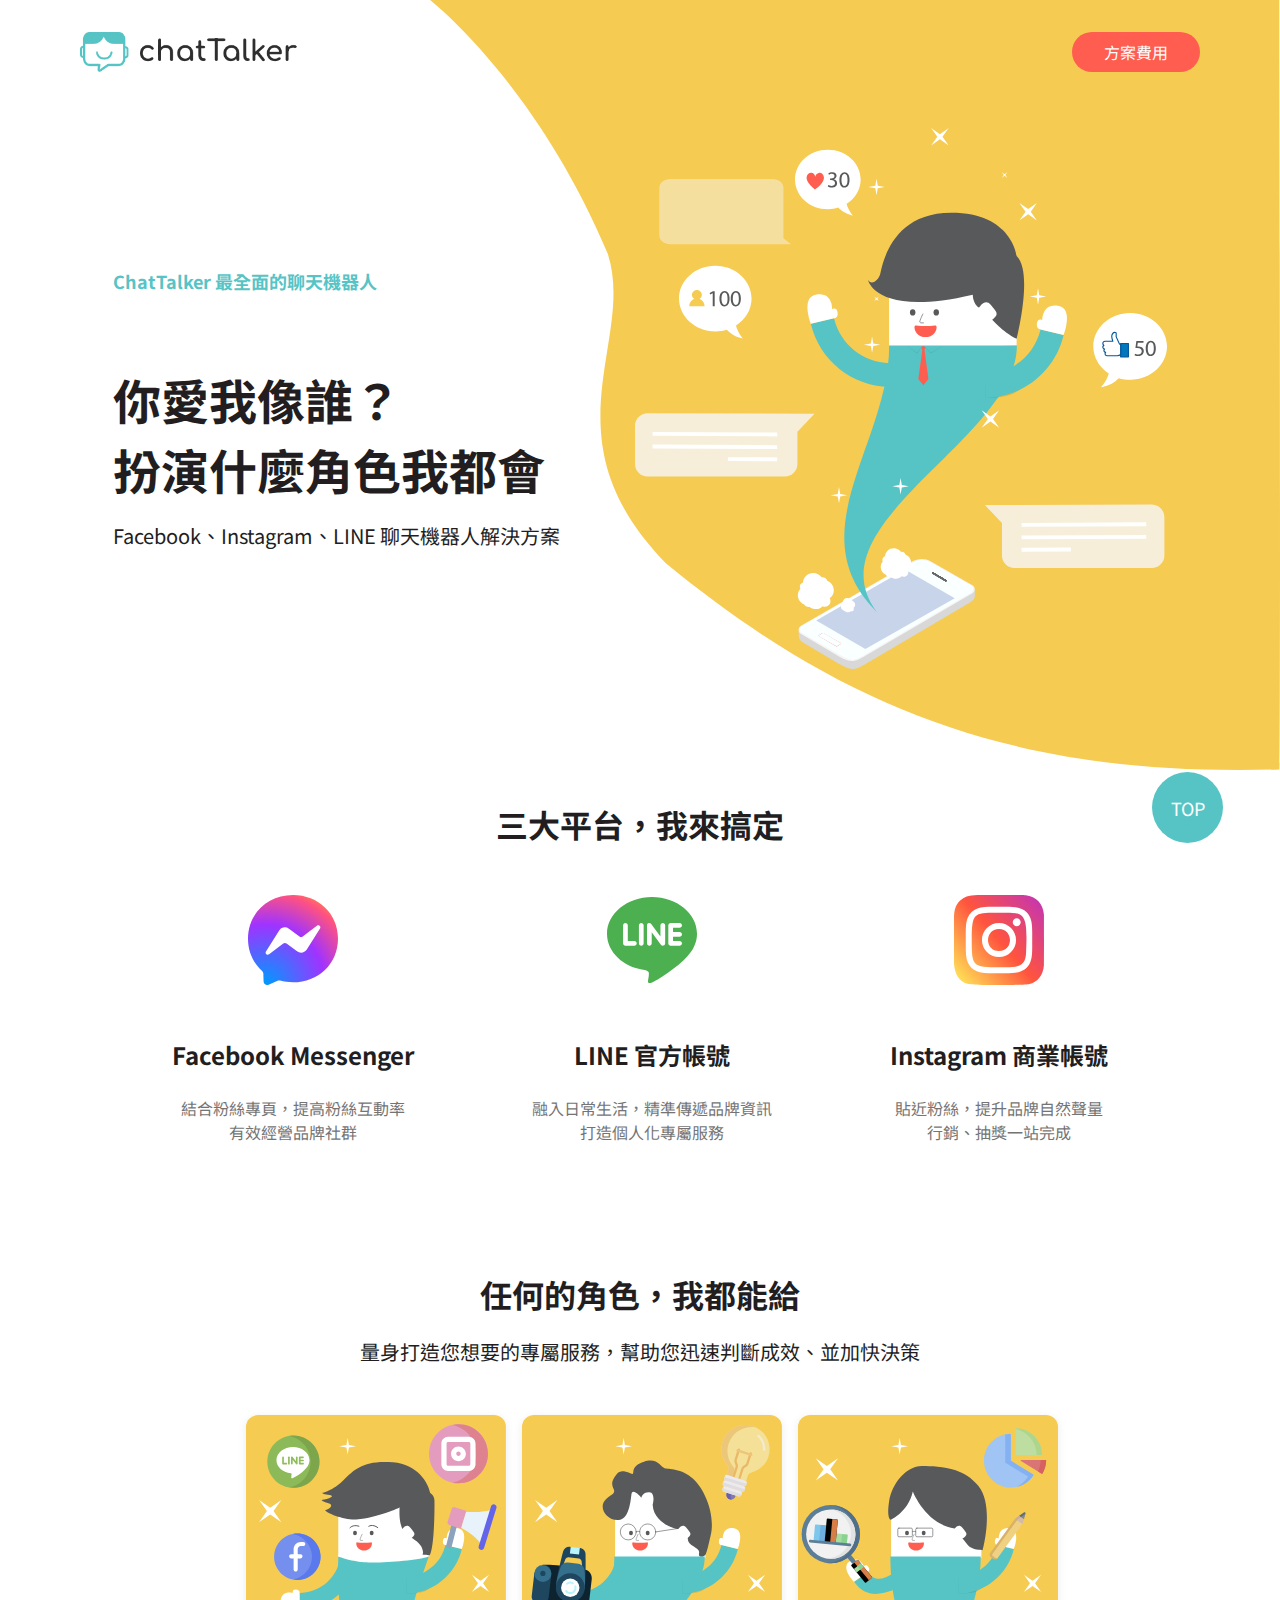
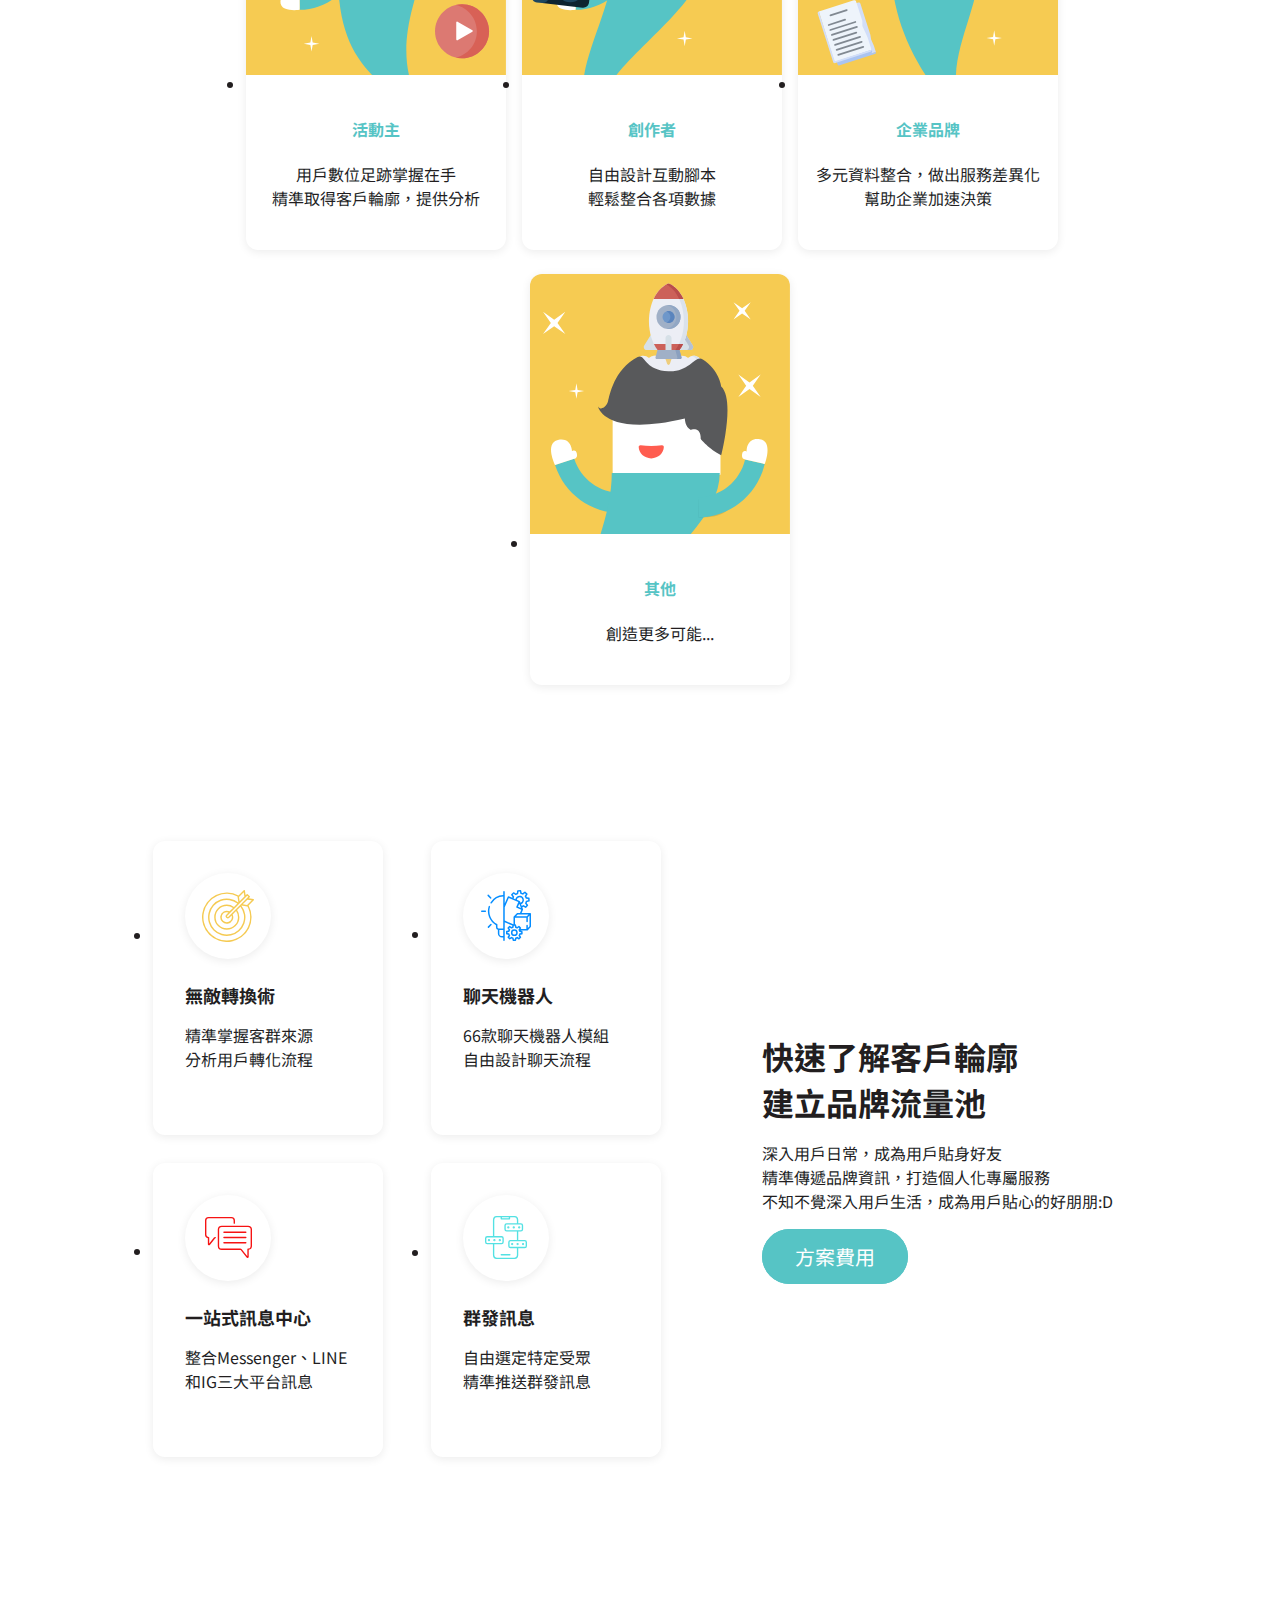
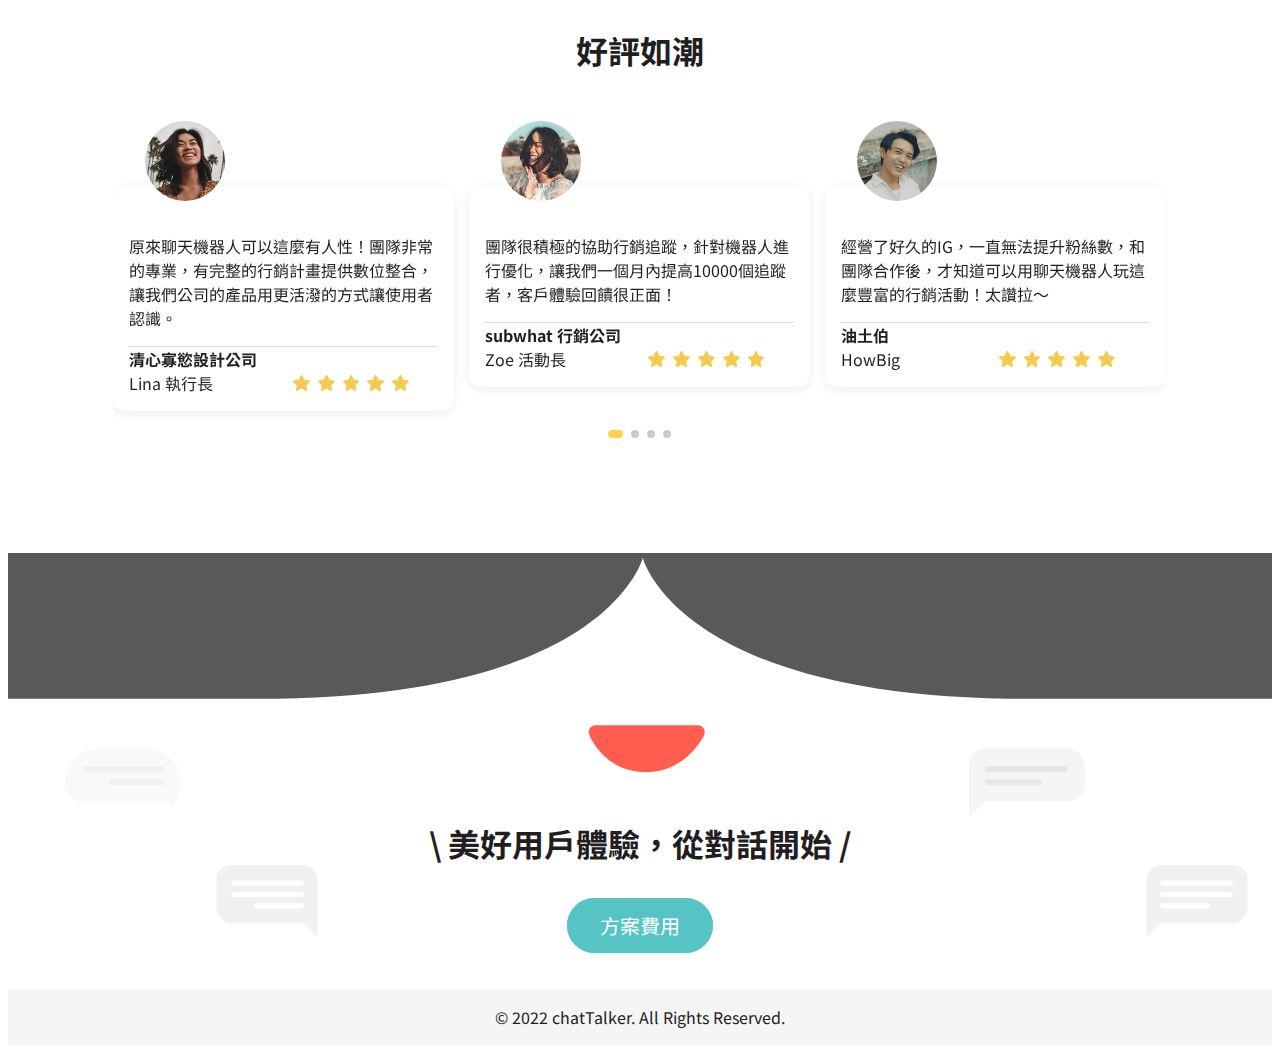
<file: index.html>
<!DOCTYPE html>
<html lang="en">

<head>
    <meta charset="UTF-8">
    <meta http-equiv="X-UA-Compatible" content="IE=edge">
    <meta name="viewport" content="width=device-width, initial-scale=1.0">
    <link href="https://fonts.googleapis.com/css2?family=Noto+Sans+TC&display=swap" rel="stylesheet">
    <link rel="stylesheet" href="https://meyerweb.com/eric/tools/css/reset/reset200802.css">
    <link rel="stylesheet" href="https://cdn.jsdelivr.net/npm/swiper@8/swiper-bundle.min.css"/>
    <script src="https://cdn.jsdelivr.net/npm/swiper@8/swiper-bundle.min.js"></script>
    <link rel="stylesheet" href="all.css">
    <title>ChatTalker</title>
    <style>
        .swiper {
        width: 100%;
        height: 300px;
        padding-bottom: 32px;
    }
    .swiper-pagination-bullet-active{
        transition: width 0.25s ease;
        background: var(--color-star);
        width: 15px;
        border-radius: 10px;
    }
    </style>
</head>

<body>
    <a class="top-btn rounded-pill flex flex-align-center flex-justify-center min-title" href="#top">
        TOP
    </a>
    <div>
        <div class="top-bg home">
            <!-- 放top-bg圖 -->
            <img class="mobile-hide" src="img/bg_home.svg" alt="主視覺圖片的背景">
        </div>
        <!-- header -->
        <div id="top" class="header flex flex-space-between">
                <a class="logo-area flex flex-align-center" href="#"><img src="img/logo.png" alt="ChatTalker的LOGO"></a>
                <a class="flex flex-align-center btn-secondary rounded-pill pointer" href="payment.html">方案費用</a>
        </div>
        <!-- ad-area -->
        <div class="ad block-default flex flex-align-center mobile-flex-column">
            <div class="ad-fonts flex-grow">
                <h1 class="text-primary min-title mb-1">ChatTalker 最全面的聊天機器人</h1>
                <p class="font-h1 mb-3">你愛我像誰？<br>扮演什麼角色我都會</p>
                <p class="ad-content">Facebook、Instagram、LINE 聊天機器人解決方案</p>
            </div>
            <div class="ad-img">
                <img class="ad-img-bg mobile-show" src="img/bg_home_sm.svg" alt="主視覺圖片的背景">
                <img src="img/home.svg" alt="ChatTalker主視覺圖片">
            </div>
        </div>
        <!-- 三大平台，我來搞定 -->
        <div class="block-default">
            <h2 class="text-center mb-5">三大平台，我來搞定</h2>
            <div class="mobile-flex-column flex flex-space-around">
                <div class="social-card text-center">
                    <img src="img/messenger.svg" alt="Facebook Messenger 的 LOGO">
                    <h3 class="mb-35">Facebook Messenger</h3>
                    <div class="social-content">結合粉絲專頁，提高粉絲互動率<br>有效經營品牌社群</div>
                </div>
                <div class="social-card text-center">
                    <img src="img/line.svg" alt="line 的 LOGO">
                    <h3 class="mb-35">LINE 官方帳號</h3>
                    <div class="social-content">融入日常生活，精準傳遞品牌資訊<br>打造個人化專屬服務</div>
                </div>
                <div class="social-card text-center">
                    <img src="img/instagram.svg" alt="instagram 的 LOGO">
                    <h3 class="mb-35">Instagram 商業帳號</h3>
                    <div class="social-content">貼近粉絲，提升品牌自然聲量<br>行銷、抽獎一站完成</div>
                </div>
            </div>
        </div>
        <!-- target -->
        <div class="block-default text-center">
            <h2 class="mb-3">任何的角色，我都能給</h2>
            <p class="mb-5 sub-title">量身打造您想要的專屬服務，幫助您迅速判斷成效、並加快決策</p>
            <ul class="flex mobile-flex-column target-card-area flex-wrap flex-justify-center">
                <li class="rounded-2 bg-w shadow flex-grow">
                    <img class="mb-3" src="img/ch01.svg" alt="活動主圖示">
                    <h3 class="text-primary font-normal mb-3">活動主</h3>
                    <p class="pb-35">用戶數位足跡掌握在手<br>精準取得客戶輪廓，提供分析</p>
                </li>
                <li class="rounded-2 bg-w shadow flex-grow">
                    <img class="mb-3" src="img/ch02.svg" alt="創作者圖示">
                    <h3 class="text-primary font-normal mb-3">創作者</h3>
                    <p class="pb-35">自由設計互動腳本<br>輕鬆整合各項數據</p>
                </li>
                <li class="rounded-2 bg-w shadow flex-grow">
                    <img class="mb-3" src="img/ch03.svg" alt="企業品牌圖示">
                    <h3 class="text-primary font-normal mb-3">企業品牌</h3>
                    <p class="pb-35">多元資料整合，做出服務差異化<br>幫助企業加速決策</p>
                </li>
                <li class="rounded-2 bg-w shadow flex-grow">
                    <img class="mb-3" src="img/ch04.svg" alt="其他腳色圖示">
                    <h3 class="text-primary font-normal mb-3">其他</h3>
                    <p class="pb-35">創造更多可能...</p>
                </li>
            </ul>
        </div>
        <!-- 客戶分析 -->
        <div class="block-default flex flex-align-center  mobile-flex-column">
            <ul class="feature-card-area flex flex-space-between flex-wrap mobile-flex-order-2 mobile-space-around">
                <li class="feature-card bg-w rounded-2 shadow">
                    <div class="feature-icon rounded-pill shadow">
                        <img src="img/icon01.svg" alt="無敵轉換術ICON">
                    </div>
                    <p class="min-title font-blod mb-3">無敵轉換術</p>
                    <p>精準掌握客群來源<br>分析用戶轉化流程</p>
                </li>
                <li class="feature-card bg-w rounded-2 shadow">
                    <div class="feature-icon rounded-pill shadow">
                        <img src="img/icon02.svg" alt="聊天機器人ICON">
                    </div>
                    <p class="min-title font-blod mb-3">聊天機器人</p>
                    <p>66款聊天機器人模組<br>自由設計聊天流程</p>
                </li>
                <li class="feature-card bg-w rounded-2 shadow">
                    <div class="feature-icon rounded-pill shadow">
                        <img src="img/icon03.svg" alt="一站式訊息中心ICON">
                    </div>
                    <p class="min-title font-blod mb-3">一站式訊息中心</p>
                    <p>整合Messenger、LINE和IG三大平台訊息</p>
                </li>
                <li class="feature-card bg-w rounded-2 shadow">
                    <div class="feature-icon rounded-pill shadow">
                        <img src="img/icon04.svg" alt="群發訊息ICON">
                    </div>
                    <p class="min-title font-blod mb-3">群發訊息</p>
                    <p>自由選定特定受眾<br>精準推送群發訊息</p>
                </li>
            </ul>
            <div class="flex-grow flex flex-column flex-align-center mobile-flex-order-1 mb-5">
                <div class="mobile-text-center">
                    <h2 class="mb-3">快速了解客戶輪廓<br>建立品牌流量池</h2>
                    <p class="mb-4">
                        深入用戶日常，成為用戶貼身好友<br>精準傳遞品牌資訊，打造個人化專屬服務<br>不知不覺深入用戶生活，成為用戶貼心的好朋朋:D
                    </p>
                    <a class="btn-primary rounded-pill" href="payment.html">方案費用</a>
                </div>
            </div>
        </div>
        <!-- 好評如潮 -->
        <div class="scare block-default">
            <h2 class="mb-5 text-center">好評如潮</h2>
            <!-- Slider main container -->
            <div class="swiper">
                <!-- Additional required wrapper -->
                <div class="swiper-wrapper">
                <!-- Slides -->
                    <div class="swiper-slide">
                        <div class="scare-card">
                            <img class="scare-avantar"
                                src="img/user01.jpg"
                                alt="使用者清心寡慾設計公司頭像">
                            <div class="card-content rounded-2 bg-w shadow px-3">
                                <div class="card-text">原來聊天機器人可以這麼有人性！團隊非常的專業，有完整的行銷計畫提供數位整合，讓我們公司的產品用更活潑的方式讓使用者認識。</div>
                                <div class="user-company font-blod">清心寡慾設計公司</div>
                                <div class="flex flex-align-center">
                                    <div class="user-job flex-grow">Lina 執行長</div>
                                    <div class="scare-srar flex flex-grow flex-justify-center">
                                        <img src="img/icon_star.svg"
                                            alt="評價星等(第一顆星)">
                                        <img src="img/icon_star.svg"
                                            alt="評價星等(第二顆星)">
                                        <img src="img/icon_star.svg"
                                            alt="評價星等(第三顆星)">
                                        <img src="img/icon_star.svg"
                                            alt="評價星等(第四顆星)">
                                        <img src="img/icon_star.svg"
                                            alt="評價星等(第五顆星)">
                                    </div>
                                </div>
                            </div>
                        </div>
                    </div>
                    <div class="swiper-slide">
                        <div class="scare-card">
                            <img class="scare-avantar"
                                src="img/user02.jpg"
                                alt="使用者 subwhat 行銷公司頭像">
                            <div class="card-content rounded-2 bg-w shadow px-3">
                                <div class="card-text">團隊很積極的協助行銷追蹤，針對機器人進行優化，讓我們一個月內提高10000個追蹤者，客戶體驗回饋很正面！</div>
                                <div class="user-company font-blod">subwhat 行銷公司</div>
                                <div class="flex flex-align-center">
                                    <div class="user-job flex-grow">Zoe 活動長</div>
                                    <div class="scare-srar flex flex-grow flex-justify-center">
                                        <img src="img/icon_star.svg"
                                            alt="評價星等(第一顆星)">
                                        <img src="img/icon_star.svg"
                                            alt="評價星等(第二顆星)">
                                        <img src="img/icon_star.svg"
                                            alt="評價星等(第三顆星)">
                                        <img src="img/icon_star.svg"
                                            alt="評價星等(第四顆星)">
                                        <img src="img/icon_star.svg"
                                            alt="評價星等(第五顆星)">
                                    </div>
                                </div>
                            </div>
                        </div>
                    </div>
                    <div class="swiper-slide">
                        <div class="scare-card">
                            <img class="scare-avantar"
                                src="img/user03.jpg"
                                alt="使用者油土伯頭像">
                            <div class="card-content rounded-2 bg-w shadow px-3">
                                <div class="card-text">經營了好久的IG，一直無法提升粉絲數，和團隊合作後，才知道可以用聊天機器人玩這麼豐富的行銷活動！太讚拉～</div>
                                <div class="user-company font-blod">油土伯</div>
                                <div class="flex flex-align-center">
                                    <div class="user-job flex-grow">HowBig</div>
                                    <div class="scare-srar flex flex-grow flex-justify-center">
                                        <img src="img/icon_star.svg"
                                            alt="評價星等(第一顆星)">
                                        <img src="img/icon_star.svg"
                                            alt="評價星等(第二顆星)">
                                        <img src="img/icon_star.svg"
                                            alt="評價星等(第三顆星)">
                                        <img src="img/icon_star.svg"
                                            alt="評價星等(第四顆星)">
                                        <img src="img/icon_star.svg"
                                            alt="評價星等(第五顆星)">
                                    </div>
                                </div>
                            </div>
                        </div>
                    </div>
                    <div class="swiper-slide">
                        <div class="scare-card">
                            <img class="scare-avantar"
                                src="img/user04.jpg"
                                alt="使用者Leo頭像">
                            <div class="card-content rounded-2 bg-w shadow px-3">
                                <div class="card-text">自從引入聊天機器人後，跟客戶的互動有增加顯著的效率，就算可人很無理也能提供暖心的回應！</div>
                                <div class="user-company font-blod">Leo</div>
                                <div class="flex flex-align-center">
                                    <div class="user-job flex-grow">社群小編</div>
                                    <div class="scare-srar flex flex-grow flex-justify-center">
                                        <img src="img/icon_star.svg"
                                            alt="評價星等(第一顆星)">
                                        <img src="img/icon_star.svg"
                                            alt="評價星等(第二顆星)">
                                        <img src="img/icon_star.svg"
                                            alt="評價星等(第三顆星)">
                                        <img src="img/icon_star.svg"
                                            alt="評價星等(第四顆星)">
                                        <img src="img/icon_star.svg"
                                            alt="評價星等(第五顆星)">
                                    </div>
                                </div>
                            </div>
                        </div>
                    </div>
                </div>
                <!-- If we need pagination -->
                <div class="swiper-pagination"></div>
            </div>
        </div>
    </div>
    <div class="footer flex flex-column flex-align-center mb-block flex flex-column">
        <div class="footer-content text-center">
            <h2 class="mb-5">\ 美好用戶體驗，從對話開始 /</h2>
            <a class="btn-primary rounded-pill" href="payment.html">方案費用</a>
        </div>
    </div>
    <div class="web-right text-center">
        <p>© 2022 chatTalker. All Rights Reserved.</p>
    </div>
    <script>
        const swiper = new Swiper('.swiper', {
            loop: true,
            spaceBetween: 15,
            // If we need pagination
            pagination: {
                el: '.swiper-pagination',
                clickable: true
            },

            slidesPerView: 1,
            breakpoints: {
                787: {
                    slidesPerView: 3
                }
            }
        });
    </script>
</body>

</html>
</file>
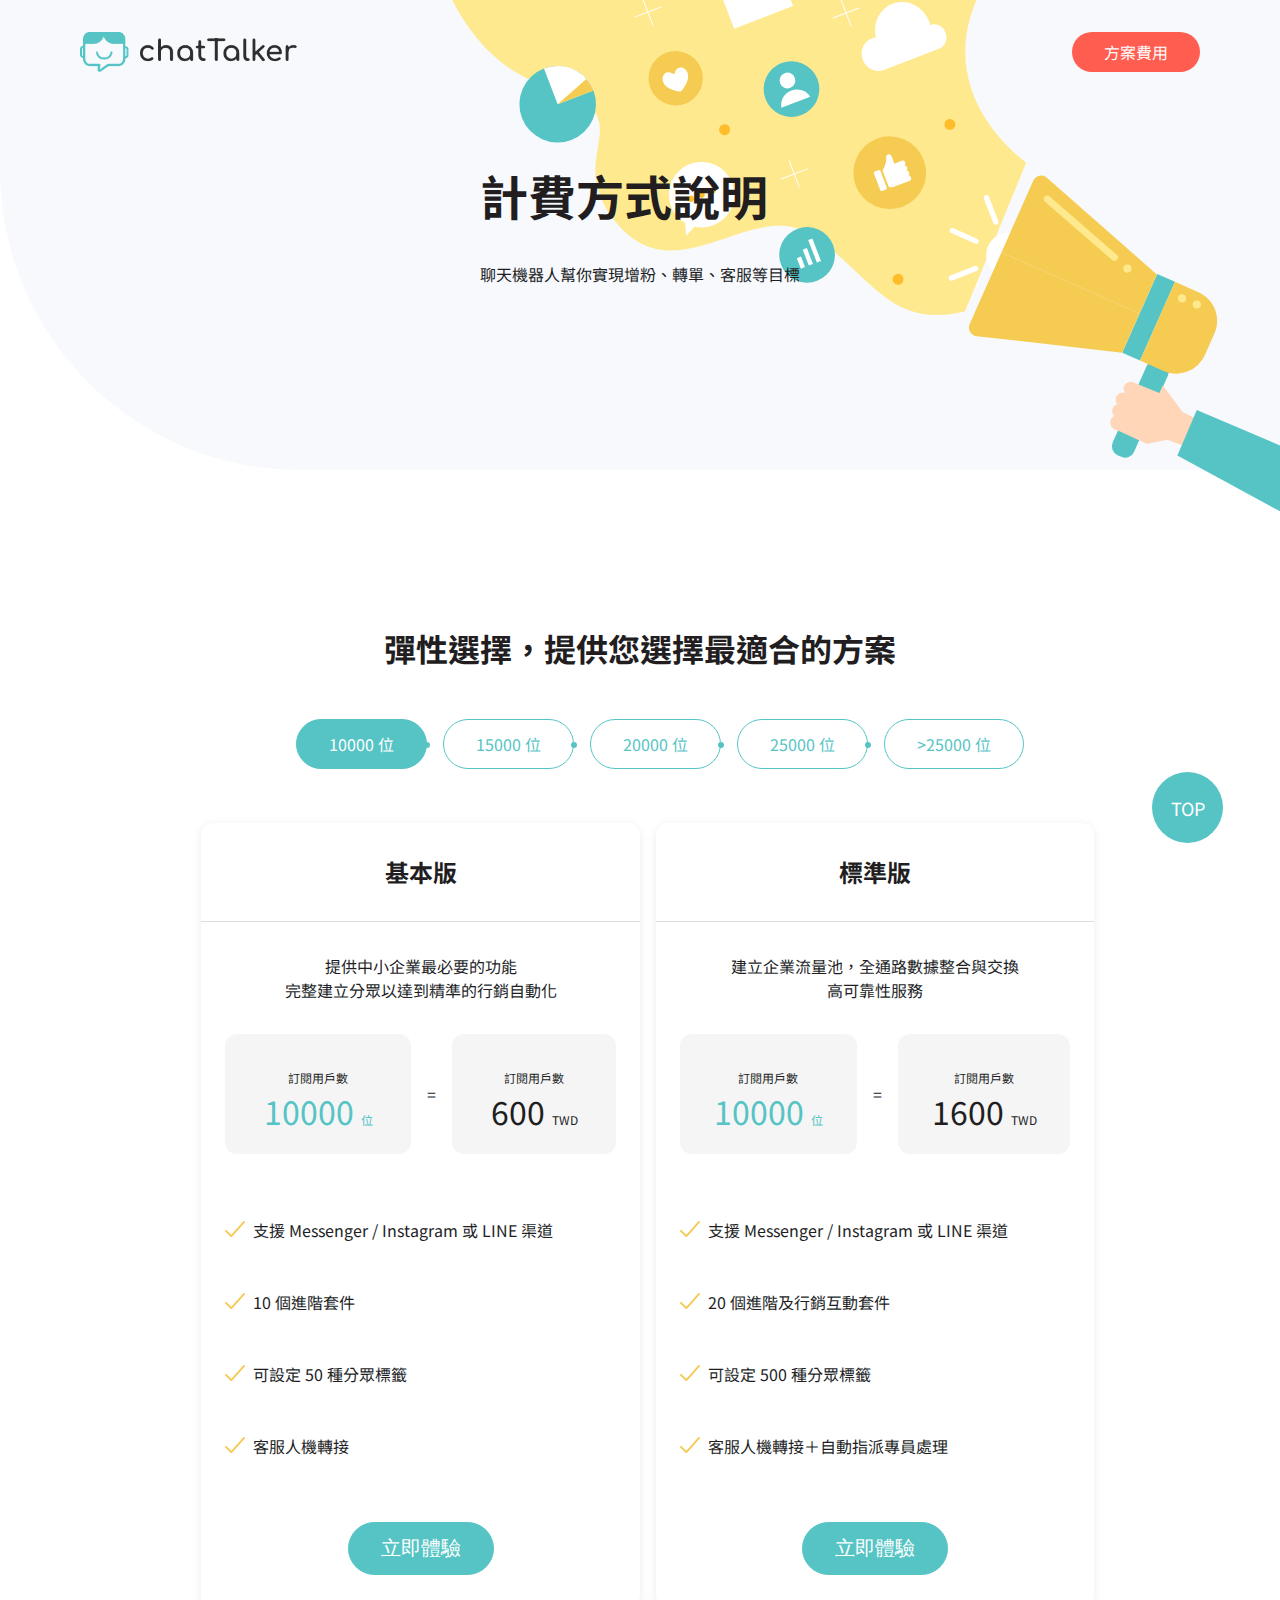
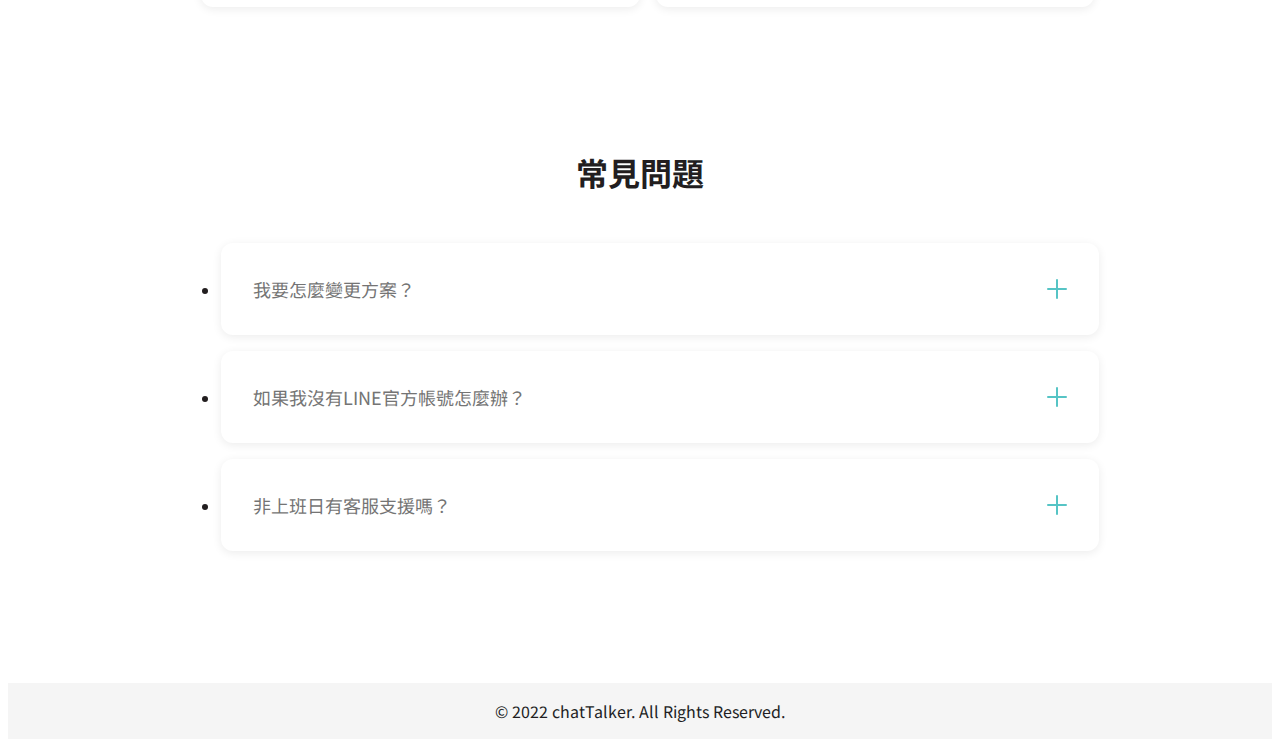
<file: payment.html>
<!DOCTYPE html>
<html lang="en">

<head>
    <meta charset="UTF-8">
    <meta http-equiv="X-UA-Compatible" content="IE=edge">
    <meta name="viewport" content="width=device-width, initial-scale=1.0">
    <link href="https://fonts.googleapis.com/css2?family=Noto+Sans+TC&display=swap" rel="stylesheet">
    <link rel="stylesheet" href="https://meyerweb.com/eric/tools/css/reset/reset200802.css">
    <link rel="stylesheet" href="all.css">
    <title>付費方式</title>
</head>

<body>
    <a class="top-btn rounded-pill flex flex-align-center flex-justify-center min-title" href="#top">
        TOP
    </a>
    <div>
        <div class="top-bg payment">
            <!-- 放top-bg圖 -->
            <img class="mobile-hide" src="img/banner.svg" alt="圖片的背景">
        </div>
        <div class="top-bg block">
        </div>
        <!-- header -->
        <div id="top" class="header flex flex-space-between">
            <a class="logo-area flex flex-align-center" href="index.html"><img src="img/logo.png" alt="ChatTalker的LOGO"></a>
            <a class="flex flex-align-center btn-secondary rounded-pill pointer" href="#">方案費用</a>
        </div>
        <!-- ad -->
        <div class="block-default payment-title flex flex-column mb-block">
            <h1 class="mb-3">計費方式說明</h1>
            <p class="mb-4">聊天機器人幫你實現增粉、轉單、客服等目標</p>
        </div>
        <!-- 方案 -->
        <div class="block-default">
            <h2 class="mb-5 text-center">彈性選擇，提供您選擇最適合的方案</h2>
            <ul class="flex case-tabs">
                <li tabs-people-num class="tab rounded-pill pointer py-2 px-4 mr-3 active">10000 位</li>
                <li tabs-people-num class="tab rounded-pill pointer py-2 px-4 mr-3">15000 位</li>
                <li tabs-people-num class="tab rounded-pill pointer py-2 px-4 mr-3">20000 位</li>
                <li tabs-people-num class="tab rounded-pill pointer py-2 px-4 mr-3">25000 位</li>
                <li tabs-people-num class="tab rounded-pill pointer py-2 px-4">>25000 位</li>
            </ul>
            <div class="flex case-area">
                <!-- card1 -->
                <div class="bg-w rounded-2 shadow case-card pb-4 mx-3 flex-grow mb-3 flex flex-column">
                    <div class="case-card-title py-1">
                        <h3>基本版</h3>
                    </div>
                    <div class="case-card-info">
                        提供中小企業最必要的功能<br>完整建立分眾以達到精準的行銷自動化
                    </div>
                    <div class="flex flex-align-center flex-justify-center mb-4 case-inter-padding">
                        <div class="inter-cards bg-light rounded-2 flex-grow text-center">
                            <p class="min text-center mb-1">訂閱用戶數</p>
                            <div class="text-primary">
                                <span class="point">
                                    10000
                                </span>
                                <span class="min">位</span>
                            </div>
                        </div>
                        <p class="px-3">=</p>
                        <div class="inter-cards bg-light rounded-2 flex-grow text-center">
                            <p class="min text-center mb-1">訂閱用戶數</p>
                            <div>
                                <span class="point">
                                    600
                                </span>
                                <span class="min">TWD</span>
                            </div>
                        </div>
                    </div>
                    <ul class="case-inter-padding mb-4 case-check-list">
                        <li><img src="img/icon_check.svg" alt="打勾的ICON">
                            <p>支援 Messenger / Instagram 或 LINE 渠道</p>
                        </li>
                        <li><img src="img/icon_check.svg" alt="打勾的ICON">
                            <p>10 個進階套件</p>
                        </li>
                        <li><img src="img/icon_check.svg" alt="打勾的ICON">
                            <p>可設定 50 種分眾標籤</p>
                        </li>
                        <li><img src="img/icon_check.svg" alt="打勾的ICON">
                            <p>客服人機轉接</p>
                        </li>
                    </ul>
                    <button class="btn-primary rounded-pill flex-self-center pointer">立即體驗</button>
                </div>
                <!-- card2 -->
                <div class="bg-w rounded-2 shadow case-card pb-4 mx-3 flex-grow mb-3 flex flex-column">
                    <div class="case-card-title py-1">
                        <h3>標準版</h3>
                    </div>
                    <div class="case-card-info">
                        建立企業流量池，全通路數據整合與交換<br>高可靠性服務
                    </div>
                    <div class="flex flex-align-center flex-justify-center mb-4 case-inter-padding">
                        <div class="inter-cards bg-light rounded-2 flex-grow text-center">
                            <p class="min text-center mb-1">訂閱用戶數</p>
                            <div class="text-primary">
                                <span class="point">
                                    10000
                                </span>
                                <span class="min">位</span>
                            </div>
                        </div>
                        <p class="px-3">=</p>
                        <div class="inter-cards bg-light rounded-2 flex-grow text-center">
                            <p class="min text-center mb-1">訂閱用戶數</p>
                            <div>
                                <span class="point">
                                    1600
                                </span>
                                <span class="min">TWD</span>
                            </div>
                        </div>
                    </div>
                    <ul class="case-inter-padding mb-4 case-check-list">
                        <li><img src="img/icon_check.svg" alt="打勾的ICON">
                            <p>支援 Messenger / Instagram 或 LINE 渠道</p>
                        </li>
                        <li><img src="img/icon_check.svg" alt="打勾的ICON">
                            <p>20 個進階及行銷互動套件</p>
                        </li>
                        <li><img src="img/icon_check.svg" alt="打勾的ICON">
                            <p>可設定 500 種分眾標籤</p>
                        </li>
                        <li><img src="img/icon_check.svg" alt="打勾的ICON">
                            <p>客服人機轉接＋自動指派專員處理</p>
                        </li>
                    </ul>
                    <button class="btn-primary rounded-pill pointer flex-self-center">立即體驗</button>
                </div>
                </div>
        </div>
        <!-- 常見問題 -->
        <div class="qa-area block-default">
            <h2 class="text-center mb-5">常見問題</h2>
            <ul class="qa-list">
                <li class="rounded-2 shadow">
                    <div class="px-4 py-3 pointer flex text-contect-light" qs-titele="1">
                        <p class="qa-title flex-grow">我要怎麼變更方案？</p>
                        <img class="show" src="img/icon_plus.svg"
                            alt="打開的ICON">
                        <img class="hide"
                            src="img/icon_minus.svg"
                            alt="收合的ICON">
                    </div>
                    <div class="transition-h over-hide" qs-content="1">
                        <p class="px-4 pt-1 pb-4 ">當然哦！我們錢都收了，不會拋棄你的！<br> 請您直接來我們公司，我們假日也都在辦公室。</p>
                    </div>
                </li>
                <li class="rounded-2 shadow">
                    <div class="px-4 py-3 pointer flex text-contect-light" qs-titele="2">
                        <p class="qa-title flex-grow">如果我沒有LINE官方帳號怎麼辦？</p>
                        <img class="show" src="img/icon_plus.svg"
                            alt="打開的ICON">
                        <img class="hide"
                            src="img/icon_minus.svg"
                            alt="收合的ICON">
                    </div>
                    <div class="transition-h over-hide" qs-content="2">
                        <p class="px-4 pt-1 pb-4 ">當然哦！我們錢都收了，不會拋棄你的！<br> 請您直接來我們公司，我們假日也都在辦公室。</p>
                    </div>
                </li>
                <li class="rounded-2 shadow">
                    <div class="px-4 py-3 pointer flex text-contect-light" qs-titele="3">
                        <p class="qa-title flex-grow">非上班日有客服支援嗎？</p>
                        <img class="show" src="img/icon_plus.svg"
                            alt="打開的ICON">
                        <img class="hide"
                            src="img/icon_minus.svg"
                            alt="收合的ICON">
                    </div>
                    <div class="transition-h over-hide" qs-content="3">
                        <p class="px-4 pt-1 pb-4 ">當然哦！我們錢都收了，不會拋棄你的！<br> 請您直接來我們公司，我們假日也都在辦公室。</p>
                    </div>
                </li>
            </ul>
        </div>
    </div>
    <div class="web-right text-center">
        <p>© 2022 chatTalker. All Rights Reserved.</p>
    </div>
    <script>
        // <!-- tabs-test -->
        const tabs = document.querySelectorAll('[tabs-people-num]')
        tabs.forEach(tab => {
            tab.addEventListener('click', () => {
                tabs.forEach(tab => {
                    tab.classList.remove('active')
                })
                tab.classList.add('active')
            })
        })
        // <!-- qa-test -->
        const qas = document.querySelectorAll('[qs-titele]')
        const qaContents = document.querySelectorAll('[qs-content]')
        const toggleClasses = (ele, ...classes) => {
            classes.forEach((c) => {
                ele.classList.toggle(c)
            })
        }
        qas.forEach(qa => {
            qa.addEventListener('click', () => {
                const qaNum = qa.getAttribute('qs-titele')
                const qaAnser = document.querySelector(`[qs-content="${qaNum}"]`)
                qaAnser.classList.toggle("on");
                const qaQuestion = qa.getElementsByTagName('p')
                const imgs = qa.getElementsByTagName('img')
                qaQuestion[0].classList.toggle("text-primary");
                toggleClasses(imgs[0], "hide", "show")
                toggleClasses(imgs[1], "hide", "show")
            })
        })
    </script>
</body>

</html>
</file>
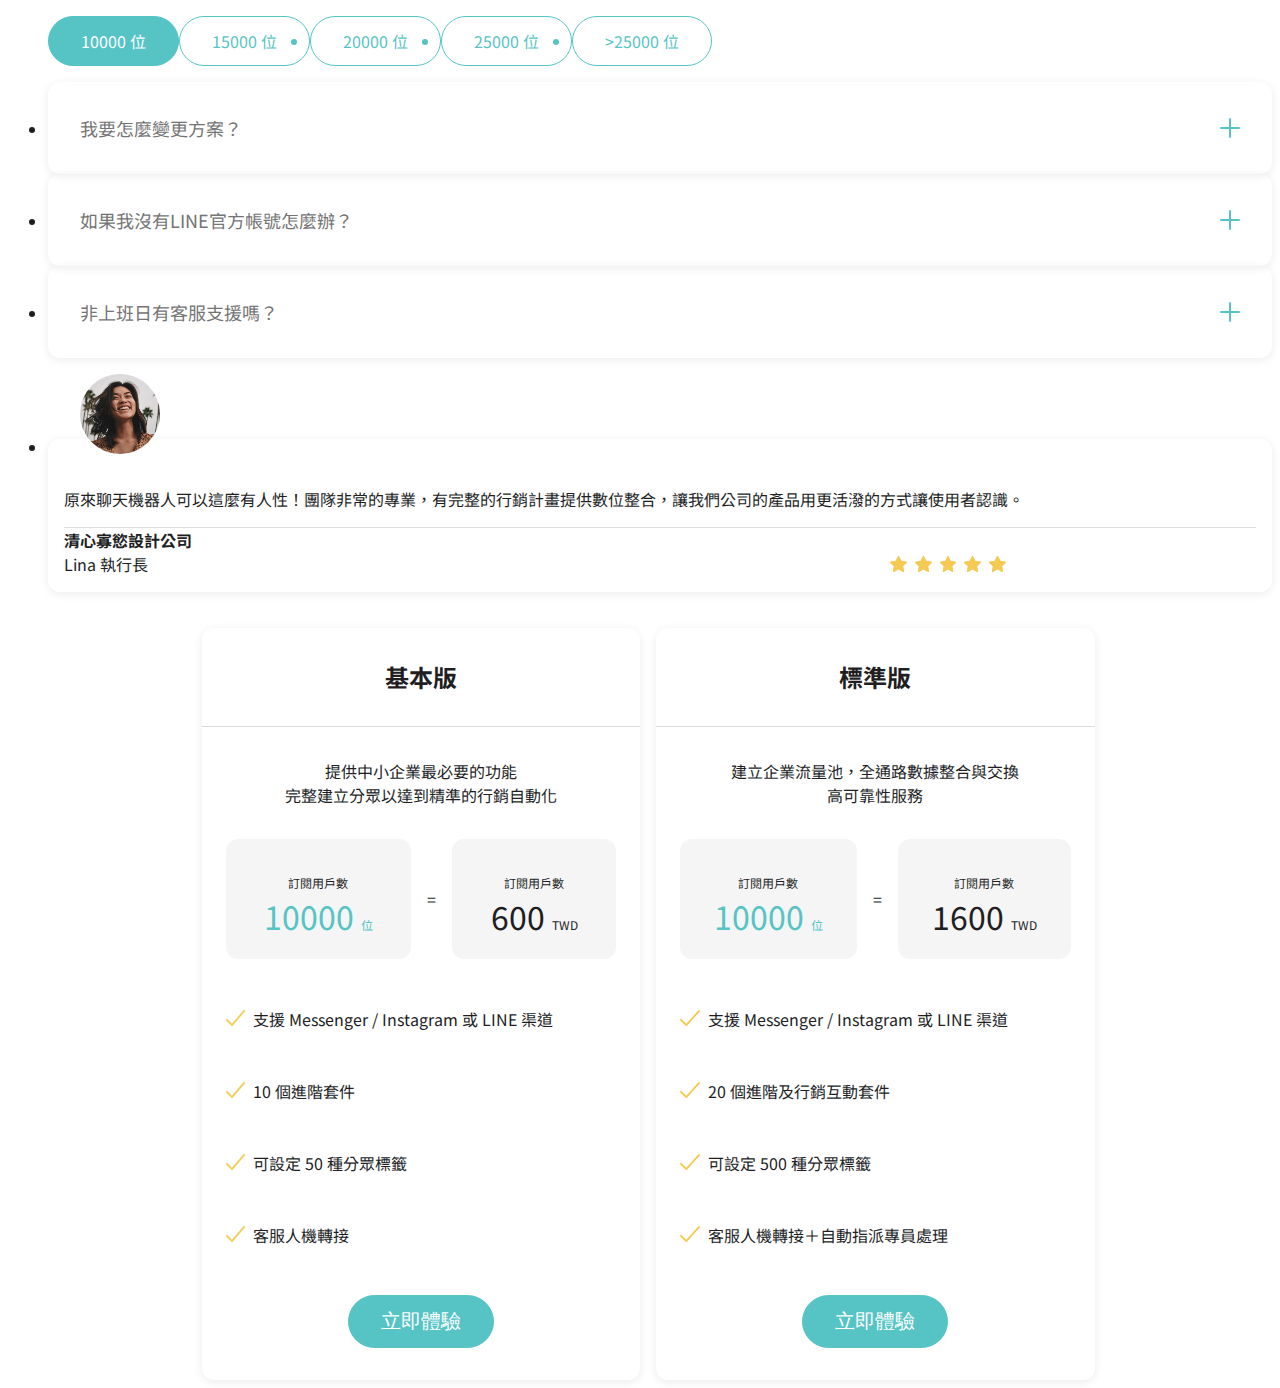
<file: prework.html>
<!DOCTYPE html>
<html lang="en">

<head>
    <meta charset="UTF-8">
    <meta http-equiv="X-UA-Compatible" content="IE=edge">
    <meta name="viewport" content="width=device-width, initial-scale=1.0">
    <link href="https://fonts.googleapis.com/css2?family=Noto+Sans+TC&display=swap" rel="stylesheet">
    <link rel="stylesheet" href="https://meyerweb.com/eric/tools/css/reset/reset200802.css">
    <link rel="stylesheet" href="all.css">
    <title>Pre</title>
</head>

<body>
    <!-- tabs-test -->
    <ul class="flex">
        <li tabs-people-num class="tab rounded-pill pointer py-2 px-4 active">10000 位</li>
        <li tabs-people-num class="tab rounded-pill pointer py-2 px-4">15000 位</li>
        <li tabs-people-num class="tab rounded-pill pointer py-2 px-4">20000 位</li>
        <li tabs-people-num class="tab rounded-pill pointer py-2 px-4">25000 位</li>
        <li tabs-people-num class="tab rounded-pill pointer py-2 px-4">>25000 位</li>
    </ul>

    <!-- QA -->
    <ul>
        <li class="rounded-2 shadow">
            <div class="px-4 py-3 pointer flex text-contect-light" qs-titele="1">
                <p class="qa-title flex-grow">我要怎麼變更方案？</p>
                <img src="img/icon_plus.svg"
                    alt="">
                <img class="hide"
                    src="img/icon_minus.svg"
                    alt="">
            </div>
            <div class="transition-h over-hide" qs-content="1">
                <p class="px-4 pt-1 pb-4 ">當然哦！我們錢都收了，不會拋棄你的！<br> 請您直接來我們公司，我們假日也都在辦公室。</p>
            </div>
        </li>
        <li class="rounded-2 shadow">
            <div class="px-4 py-3 pointer flex text-contect-light" qs-titele="2">
                <p class="qa-title flex-grow">如果我沒有LINE官方帳號怎麼辦？</p>
                <img src="img/icon_plus.svg"
                    alt="">
                <img class="hide"
                    src="img/icon_minus.svg"
                    alt="">
            </div>
            <div class="transition-h over-hide" qs-content="2">
                <p class="px-4 pt-1 pb-4 ">當然哦！我們錢都收了，不會拋棄你的！<br> 請您直接來我們公司，我們假日也都在辦公室。</p>
            </div>
        </li>
        <li class="rounded-2 shadow">
            <div class="px-4 py-3 pointer flex text-contect-light" qs-titele="3">
                <p class="qa-title flex-grow">非上班日有客服支援嗎？</p>
                <img src="img/icon_plus.svg"
                    alt="">
                <img class="hide"
                    src="img/icon_minus.svg"
                    alt="">
            </div>
            <div class="transition-h over-hide" qs-content="3">
                <p class="px-4 pt-1 pb-4 ">當然哦！我們錢都收了，不會拋棄你的！<br> 請您直接來我們公司，我們假日也都在辦公室。</p>
            </div>
        </li>
    </ul>

    <!-- scareCard -->
    <ul>
        <li class="scare-card">
            <img class="scare-avantar"
                src="img/user01.jpg"
                alt="">
            <div class="card-content rounded-2 bg-w shadow px-3">
                <div class="card-text">原來聊天機器人可以這麼有人性！團隊非常的專業，有完整的行銷計畫提供數位整合，讓我們公司的產品用更活潑的方式讓使用者認識。</div>
                <div class="user-company font-blod">清心寡慾設計公司</div>
                <div class="flex flex-align-center">
                    <div class="user-job flex-grow">Lina 執行長</div>
                    <div class="scare-srar flex flex-grow flex-justify-center">
                        <img src="img/icon_star.svg"
                            alt="">
                        <img src="img/icon_star.svg"
                            alt="">
                        <img src="img/icon_star.svg"
                            alt="">
                        <img src="img/icon_star.svg"
                            alt="">
                        <img src="img/icon_star.svg"
                            alt="">
                    </div>
                </div>
            </div>
        </li>
    </ul>
    <!-- caseCard w=909-->
    <div class="flex case-area">
    <!-- card1 -->
    <div class="bg-w rounded-2 shadow case-card pb-4 mx-3 flex-grow">
        <div class="case-card-title py-1">
            <h3>基本版</h3>
        </div>
        <div class="case-card-info">
            提供中小企業最必要的功能<br>完整建立分眾以達到精準的行銷自動化
        </div>
        <div class="flex flex-align-center flex-justify-center mb-4 case-inter-padding">
            <div class="inter-cards bg-light rounded-2 flex-grow text-center">
                <p class="min text-center mb-1">訂閱用戶數</p>
                <div class="text-primary">
                    <span class="point">
                        10000
                    </span>
                    <span class="min">位</span>
                </div>
            </div>
            <p class="px-3">=</p>
            <div class="inter-cards bg-light rounded-2 flex-grow text-center">
                <p class="min text-center mb-1">訂閱用戶數</p>
                <div>
                    <span class="point">
                        600
                    </span>
                    <span class="min">TWD</span>
                </div>
            </div>
        </div>
        <ul class="case-inter-padding mb-4 case-check-list">
            <li class="flex"><img src="img/icon_check.svg" alt="">
                <p>支援 Messenger / Instagram 或 LINE 渠道</p>
            </li>
            <li class="flex"><img src="img/icon_check.svg" alt="">
                <p>10 個進階套件</p>
            </li>
            <li class="flex"><img src="img/icon_check.svg" alt="">
                <p>可設定 50 種分眾標籤</p>
            </li>
            <li class="flex"><img src="img/icon_check.svg" alt="">
                <p>客服人機轉接</p>
            </li>
        </ul>
        <div class="text-center">
            <button class="btn-primary rounded-pill text-center">立即體驗</button>
        </div>
    </div>
    <!-- card2 -->
    <div class="bg-w rounded-2 shadow case-card pb-4 mx-3 flex-grow">
        <div class="case-card-title py-1">
            <h3>標準版</h3>
        </div>
        <div class="case-card-info">
            建立企業流量池，全通路數據整合與交換<br>高可靠性服務
        </div>
        <div class="flex flex-align-center flex-justify-center mb-4 case-inter-padding">
            <div class="inter-cards bg-light rounded-2 flex-grow text-center">
                <p class="min text-center mb-1">訂閱用戶數</p>
                <div class="text-primary">
                    <span class="point">
                        10000
                    </span>
                    <span class="min">位</span>
                </div>
            </div>
            <p class="px-3">=</p>
            <div class="inter-cards bg-light rounded-2 flex-grow text-center">
                <p class="min text-center mb-1">訂閱用戶數</p>
                <div>
                    <span class="point">
                        1600
                    </span>
                    <span class="min">TWD</span>
                </div>
            </div>
        </div>
        <ul class="case-inter-padding mb-4 case-check-list">
            <li class="flex"><img src="img/icon_check.svg" alt="">
                <p>支援 Messenger / Instagram 或 LINE 渠道</p>
            </li>
            <li class="flex"><img src="img/icon_check.svg" alt="">
                <p>20 個進階及行銷互動套件</p>
            </li>
            <li class="flex"><img src="img/icon_check.svg" alt="">
                <p>可設定 500 種分眾標籤</p>
            </li>
            <li class="flex"><img src="img/icon_check.svg" alt="">
                <p>客服人機轉接＋自動指派專員處理</p>
            </li>
        </ul>
        <div class="text-center">
            <button class="btn-primary rounded-pill text-center">立即體驗</button>
        </div>
    </div>
    </div>
    <script>
        // <!-- tabs-test -->
        const tabs = document.querySelectorAll('[tabs-people-num]')
        tabs.forEach(tab => {
            tab.addEventListener('click', () => {
                tabs.forEach(tab => {
                    tab.classList.remove('active')
                })
                tab.classList.add('active')
            })
        })
        // <!-- qa-test -->
        const qas = document.querySelectorAll('[qs-titele]')
        const qaContents = document.querySelectorAll('[qs-content]')
        qas.forEach(qa => {
            qa.addEventListener('click', () => {
                const qaNum = qa.getAttribute('qs-titele')
                const qaAnser = document.querySelector(`[qs-content="${qaNum}"]`)
                qaAnser.classList.toggle("on");
                const qaQuestion = qa.getElementsByTagName('p')
                const imgs = qa.getElementsByTagName('img')
                qaQuestion[0].classList.toggle("text-primary");
                imgs[0].classList.toggle("hide")
                imgs[1].classList.toggle("hide")
            })
        })
    </script>
</body>

</html>
</file>
<file: all.css>
:root {
    --color-green: #56C4C5;
    --color-red: #FF5D50;
    --color-contect: #221E1F;
    --color-light-contect: #747474;
    --color-light-bg: #F5F5F5;
    --color-star: #FFD153;
    --border-light: 1px solid #DDDDDD;
}

body {
    color: var(--color-contect);
    font-size: 1rem;
    line-height: 1.5rem;
    font-family: "Noto Sans TC";
    box-sizing: border-box;
}

/* 通用 */
a{
    text-decoration: none;
}

.mobile-show{
    display: none;
}

.flex {
    display: flex;
}

.flex-align-center {
    align-items: center;
}

.flex-align-stretch {
    align-items: stretch;
}

.flex-space-between {
    justify-content: space-between
}

.flex-space-around {
    justify-content: space-around
}

.flex-justify-end {
    justify-content: end;
}

.flex-justify-center {
    justify-content: center;
}

.flex-grow {
    flex-grow: 1;
}

.flex-self-center {
    align-self: center;
}

.flex-wrap {
    flex-wrap: wrap;
}

.flex-column{
    flex-direction: column;
}

.flex-self-end{
    align-self: end;
}

/* shape */
.hide {
    transition: transform 0.25s ease;
    transition-delay: 0ms;
    width: 0px;
    transform: rotate(90deg);
}

.show {
    transition: transform 0.25s ease;
    transition-delay: 0ms;
    opacity: 1;
    transform: rotate(0deg);
}

.display-block {
    display: block;
}

.rounded-2 {
    border-radius: 0.75rem !important;
}

.rounded-pill {
    border-radius: 99rem !important;
}

.shadow {
    box-shadow: 0px 2px 10px #00000014;
}

.transition-h {
    transition: max-height 0.25s ease;
    transition-delay: 0ms;
    max-height: 0px;
    /* transition-property: height;*/
    /* transition-duration: 0.25s;  */
}

.transition-h.on {
    transition: max-height 0.75s ease;
    transition-delay: 0ms;
    max-height: 900px;
    /* transition-property: height; 
    transition-duration: 1s;*/
}

.over-hide {
    overflow: hidden;
}

/* hover */
.pointer {
    cursor: pointer;
}

/* position */
.position-absolute {
    position: absolute;
}

.position-relative {
    position: relative;
}

/* space */
.px-1 {
    padding-right: 0.5rem;
    padding-left: 0.5rem;
}
.px-3 {
    padding-right: 1rem;
    padding-left: 1rem;
}

.px-4 {
    padding-right: 2rem;
    padding-left: 2rem;
}

.py-1 {
    padding-top: 0.5rem;
    padding-bottom: 0.5rem;
}

.py-2 {
    padding-top: 0.75rem;
    padding-bottom: 0.75rem;
}

.py-3 {
    padding-top: 1rem;
    padding-bottom: 1rem;
}

.pt-1 {
    padding-top: 0.5rem;
}

.pb-35 {
    padding-bottom: 1.5rem;
}

.pb-4 {
    padding-bottom: 2rem;
}

.mr-3{
    margin-right: 1rem;
}

.mb-1 {
    margin-bottom: 0.5rem;
}

.mb-3 {
    margin-bottom: 1rem;
}

.mb-35 {
    margin-bottom: 1.5rem;
}

.mb-4 {
    margin-bottom: 2rem;
}

.mx-3 {
    margin-left: 1rem;
    margin-left: 1rem;
}

.mb-5{
    margin-bottom: 3rem;
}

.mb-block {
    padding-bottom: 100px;
}

/* font */
h1, .font-h1 {
    font-size: 3rem;
    line-height: 4.375rem;
    font-weight: bold;
}

h2 {
    font-size: 2rem;
    line-height: 2.875rem;
}

h3 {
    font-size: 1.5rem;
    line-height: 2.125rem;
}

p {
    font-size: 1rem;
    line-height: 1.5rem;
}

.sub-title {
    font-size: 1.25rem;
    line-height: 1.875rem;
}

.min-title {
    font-size: 1.125rem;
}

.font-normal{
    font-size: 1rem;
}

.min {
    font-size: 0.75rem;
    line-height: 1rem;
}

.font-blod {
    font-weight: bold;
}

/* color */
.bg-w {
    background: #fff;
}

.bg-light {
    background: var(--color-light-bg);
}

.text-primary {
    color: var(--color-green);
}

.text-contect-light {
    color: var(--color-light-contect);
}

.text-center {
    text-align: center;
}

/* 區塊 */
.top-bg{
    position: absolute;
    top: 0px;
    right: 0px;
    z-index: -99;
}

.top-bg img{
    width: 100%;
}

.top-bg.home{
    width: 850px;
    max-width: 75%;
}

.top-bg.payment{
    width: 885px;
    max-width: 65%;
}

.top-bg.block{
    height: 470px;
    background-color: #F7F9FD;
    width: 100%;
    border-radius: 0 0 0 300px;
    z-index: -999;
}

.payment-title{
    justify-self:center;
    height: 370px;
}

.header{
    max-width: calc(1088px + 2rem);
    padding: 1.5rem 1rem;
    margin:0 auto 2rem auto;
}

.logo-area img{
    height: 40px;
}

.ad{
    margin-bottom: 207px;
    align-items: center;
}

.ad-content{
    font-size: 1.25rem;
}

.ad-img img{
    width: 532px;
    max-width: 100%;
}

.social{
    max-width: 1088px;
    margin: auto;
}

.social-card img{
    width: 90px;
    margin-bottom: 1.5rem;
}

.social-content{
    color: var(--color-light-contect);
}

.target-card-area>li{
    margin-right: 1rem;
    margin-bottom: 1.5rem;
    max-width: 260px;
}

.target-card-area>li:last-child{
    margin-right: 0;
}

.target-card-area img{
    border-radius: 12px 12px 0 0;
    width: 260px;
}

.block-default{
    margin: auto;
    max-width: 83.3333%;
    padding-bottom: 100px;
}

.feature-card-area{
    max-width: 555px;
}

.feature-card{
    box-sizing: border-box !important;
    padding: 2rem 2rem 3rem 2rem;
    width: 230px;
    margin-bottom: 28px;
    margin-right: 47px;
}

.feature-icon{
    margin-bottom: 1.5rem;
    width: 86px;
    height: 86px;
    display: flex;
    align-items: center;
    justify-content: center;
}

.tab,
.btn-primary {
    border: 1px solid var(--color-green);
    color: var(--color-green);
    white-space: nowrap;
}

.tab.active, .tab:hover,
.btn-primary {
    background: var(--color-green);
    color: #fff;
}

.btn-primary {
    padding: 0.75rem 2rem;
    font-size: 1.25rem;
}


.btn-secondary{
    padding: 0.5rem 2rem;
    font-size: 1rem;
    line-height: 1.5rem;
    border: 0px;
    color: var(--color-red);
    background: var(--color-red);
    color: #fff;
}

.btn-primary:hover, .btn-secondary:hover{
    opacity: 0.8;
}

.qa-list{
    width: 83.3333%;
    max-width: 905px;
    margin: auto;
}

.qa-list li{
    margin-bottom: 1rem;
}

.qa-title {
    transition: color 0.25s ease;
    font-size: 18px;
}

.qa-body {
    background: #fff;
}

.scare-card {
    position: relative;
}

.scare-card>.scare-avantar,
.scare-card>div {
    position: relative;
}

.scare-avantar {
    z-index: 99;
    height: 80px;
    width: 80px;
    border-radius: 99rem;
    left: 2rem;
}

.scare-ul li{
    margin-right: 1rem;
}

.scare-ul li:last-child{
    margin-right: 0rem;
}

.scare-dot{
    margin: auto;
}

.scare-dot li{
    width: 10px;
    height: 10px;
    background: #DDDDDD;
    border-radius: 99rem;
    margin-right: 0.5rem;
    cursor: pointer;
}

.scare-dot li:last-child{
    margin-right: 0;
}

.scare-dot li.active{
    background-color: var(--color-star);
    width: 20px;
}

.card-content {
    top: -20px;
    padding-top: 48px;
    padding-bottom: 16px;
}

.card-text {
    padding-bottom: 16px;
    border-bottom: var(--border-light);
}

.scare-srar img {
    height: 16px;
    margin: 0 4px;
}

.case-tabs{
    justify-content: center;
    margin:0 auto 54px auto;
    max-width: 100%;
    overflow-x: auto;
}

.case-card-title {
    text-align: center;
    border-bottom: var(--border-light);
    margin-bottom: 2rem;
}

.case-card-info {
    text-align: center;
    margin-bottom: 2rem;
}

.inter-cards {
    padding: 1.5rem 0rem;
}

.inter-cards .point {
    font-size: 2rem;
    line-height: 2.125rem;
}

.case-inter-padding{
    padding: 0 1.5rem;
}

.case-check-list li{
    margin-bottom: 1rem;
    display: flex;
    align-items: baseline;
}

.case-check-list li img{
    margin-right: 0.5rem;
}

.case-area{
    max-width: 909px;
    margin: auto;
}


.footer{
    background-image: url('img/home_footer.svg');
    background-position: center top;
    background-repeat: no-repeat;
    height: 420px;
    box-sizing: border-box;
}

.footer-content{
    padding-top: 240px;
}

.web-right{
    background-color: var(--color-light-bg);
}
.web-right p{
    padding: 1rem;
}

.top-btn{
    position: fixed;
    right: 57px;
    bottom: 57px;
    width: 71px;
    height: 71px;
    background-color: var(--color-green);
    color: #fff;
    z-index: 999;
}

/* moblie */

@media screen and (max-width: 787px) {

    h1 {
        font-size: 2rem;
        line-height: 2.875rem;
    }
    
    h2 {
        font-size: 1.75rem;
        line-height: 2.5rem;
    }
    
    h3 {
        font-size: 1.125rem;
        line-height: 1.625rem;
    }

    .min-title{
        font-size: 1rem;
    }
.mobile-text-center{
    text-align: center;
}
    .pb-35 {
        padding-bottom: 1rem;
    }
    .mb-5{
        margin-bottom: 2.5rem;
    }
    .mb-35 {
        margin-bottom: 1rem;
    }

.mobile-flex-column{
    flex-direction: column;
}

.mobile-space-around{
    justify-content: space-around
}

.mobile-flex-order-1{
    order: 1;
}

.mobile-flex-order-2{
    order: 2;
}

.mobile-hide{
    display: none;
}
.mobile-show{
    display: block;
}

.header{
    padding: 1rem;
    margin-bottom: 0;
    border-bottom: 2px solid var(--color-star);
    background-color: #fff;
}

.top-bg.payment{
    left: 0;
    width: 100%;
}

.top-bg.block{
    background-image: url('img/banner_sm.svg');
    background-repeat: no-repeat;
    background-position: right bottom;
    background-size: cover;
    border-radius: 0 0 0 99px;
}

.block-default{
    padding: 0 1.25rem;
    margin-bottom: 60px;
}

.ad{
    align-items: start;
}

.ad-content{
    font-size: 1rem;
}

.ad-fonts{
    margin: 2rem 0;
    width: 100%;
}
.logo-area img{
    height: 24px;
}
    
.social-card{
    width: 100%;
    margin-bottom: 1.5rem;
}

.social-card img{
    width: 60px;
    margin-bottom: 1rem;
}

.payment-title{
    justify-self: start;
    padding-top: 3rem;
    height: 495;
    /* background-image: url('img/banner_sm.svg');
    background-repeat: no-repeat;
    background-position: bottom;
    background-size: 100%; */
}

.target-card-area{
    align-items: center;
}

.target-card-area>li{
max-width: 75%;
}

.target-card-area img{
    width: 100%;
}

.target-card-area>li:last-child{
    margin-bottom: 0;
    }
.feature-card{
    margin-right: 0;
}

.case-tabs{
    justify-content: start;
}
.footer {
    height: 360px;
    background-size: cover;
    margin-bottom: 48px;
}

.footer h2{
    font-size: 1.5rem;
}
.ad-img .ad-img-bg{
    position: absolute;
    z-index: -999;
    max-width: 90%;
}
    .case-area{
    flex-direction: column;
    }
    .inter-cards{
        padding: 1rem 0rem;
    }
    .inter-cards .point {
        font-size: 1.75rem;
        line-height: 2.125rem;
    }
    .case-inter-padding{
        padding: 0 1rem;
    }
    .top-btn{
        right: 20px;
        bottom: 20px;
        width: 50px;
        height: 50px;
    }
}
</file>
